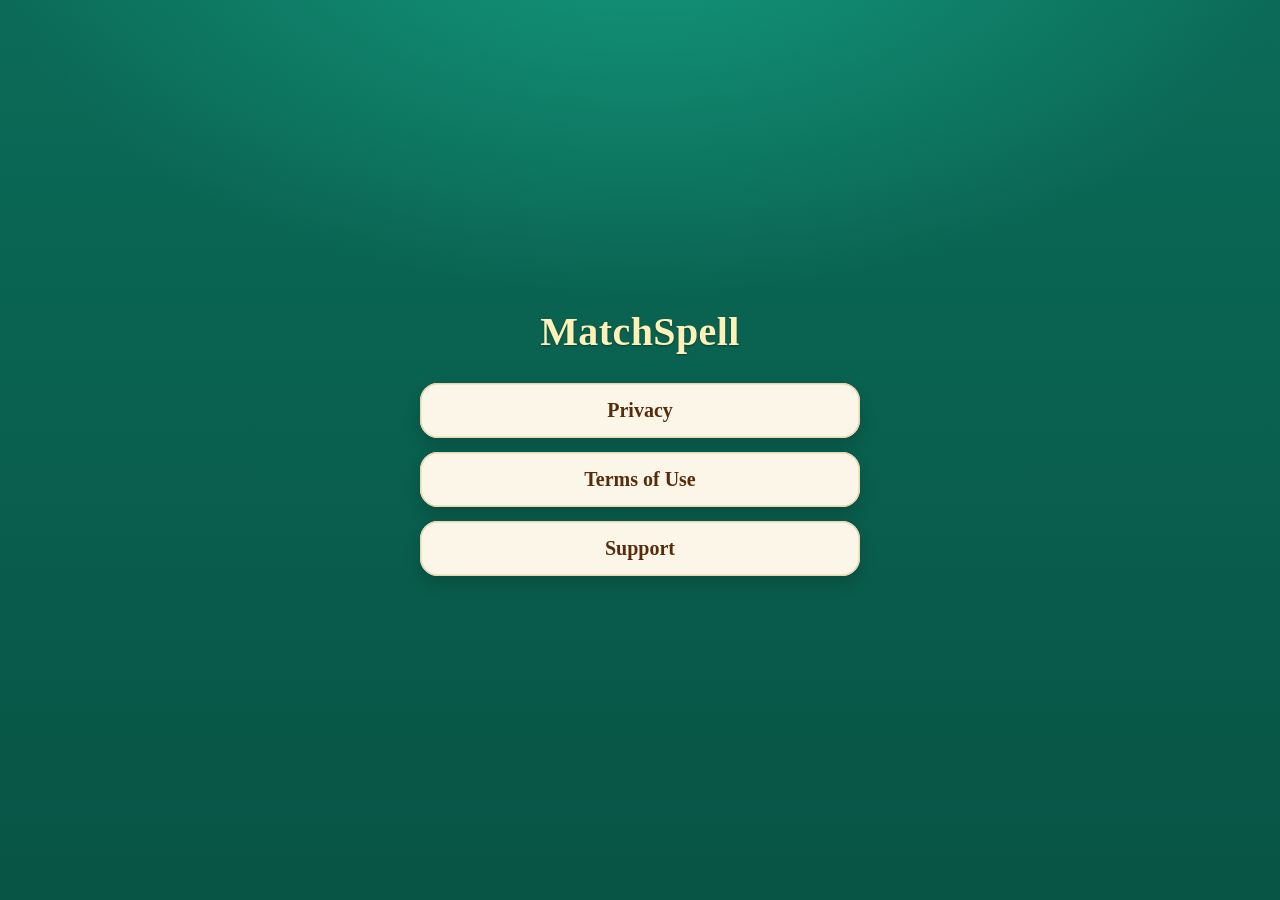
<file: index.html>
<!DOCTYPE html>
<html lang="en">
<head>
  <meta charset="utf-8">
  <meta name="viewport" content="width=device-width, initial-scale=1">
  <title>MatchSpell</title>
  <link rel="stylesheet" href="styles.css">
</head>
<body class="home">
  <main class="wrap">
    <h1 class="brand">MatchSpell</h1>
    <nav class="stack" aria-label="MatchSpell">
      <a class="button" href="privacy" data-i18n
         data-en="Privacy" data-tr="Gizlilik" data-es="Privacidad" data-de="Datenschutz">Privacy</a>
      <a class="button" href="https://www.apple.com/legal/internet-services/itunes/dev/stdeula/" data-i18n
         data-en="Terms of Use" data-tr="Kullanım koşulları" data-es="Condiciones de uso" data-de="Nutzungsbedingungen">Terms of Use</a>
      <a class="button" href="support" data-i18n
         data-en="Support" data-tr="Destek" data-es="Soporte" data-de="Support">Support</a>
    </nav>
  </main>
  <script src="site.js"></script>
</body>
</html>
</file>
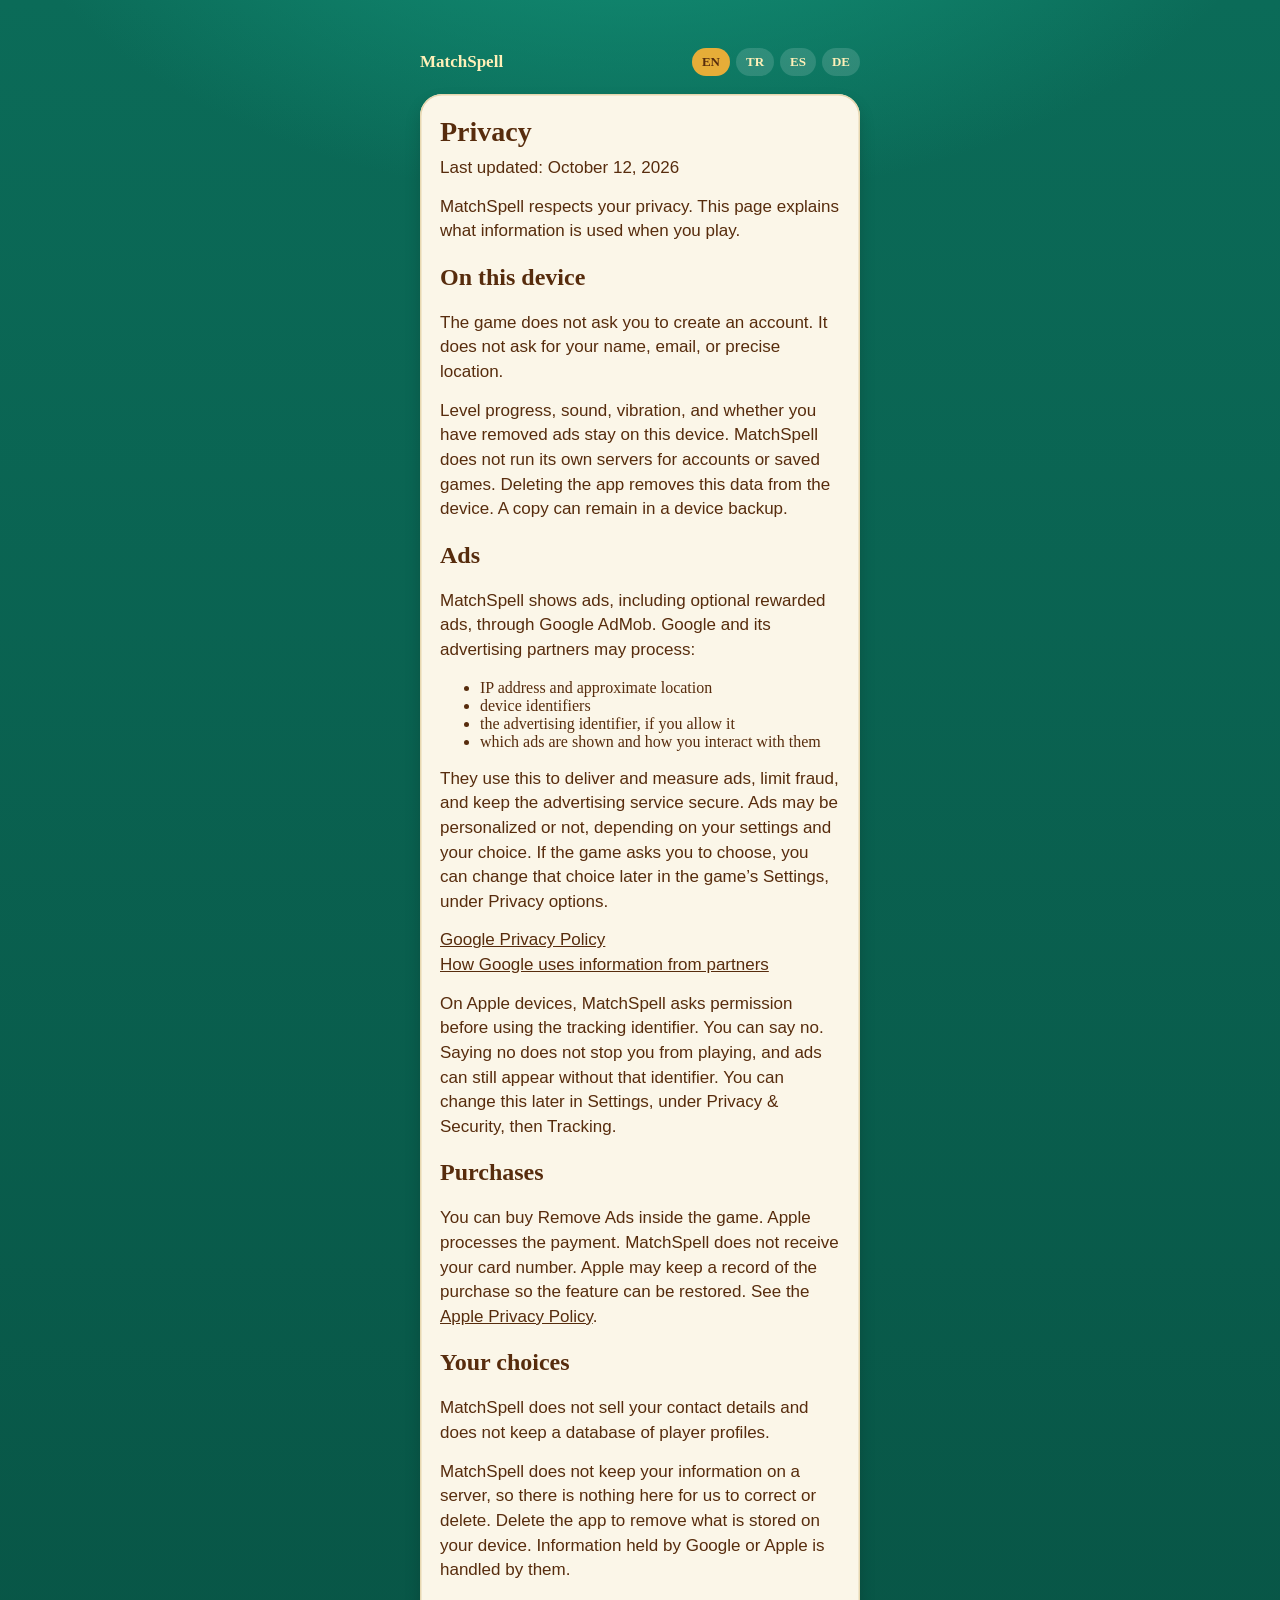
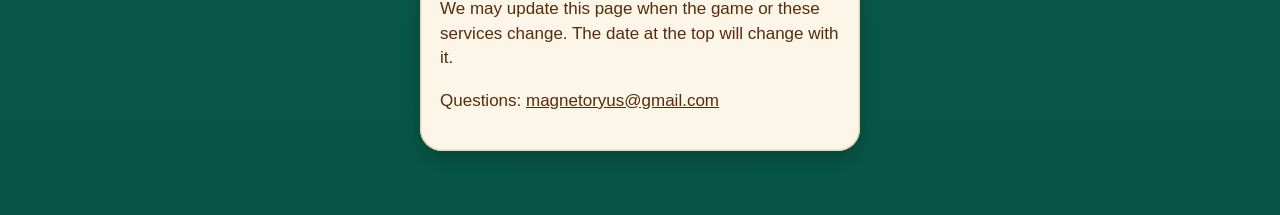
<file: privacy.html>
<!DOCTYPE html>
<html lang="en">
<head>
  <meta charset="utf-8">
  <meta name="viewport" content="width=device-width, initial-scale=1">
  <title>Privacy — MatchSpell</title>
  <link rel="stylesheet" href="styles.css">
</head>
<body>
  <main class="wrap wide">
    <div class="top">
      <a class="back" href="./">MatchSpell</a>
      <div class="langs" role="group" aria-label="Language">
        <button type="button" data-pick="en">EN</button>
        <button type="button" data-pick="tr">TR</button>
        <button type="button" data-pick="es">ES</button>
        <button type="button" data-pick="de">DE</button>
      </div>
    </div>
    <article class="card">
      <section data-lang-block="en" class="on">
        <h1>Privacy</h1>
        <p class="updated">Last updated: October 12, 2026</p>
        <p>MatchSpell respects your privacy. This page explains what information is used when you play.</p>
        <h2>On this device</h2>
        <p>The game does not ask you to create an account. It does not ask for your name, email, or precise location.</p>
        <p>Level progress, sound, vibration, and whether you have removed ads stay on this device. MatchSpell does not run its own servers for accounts or saved games. Deleting the app removes this data from the device. A copy can remain in a device backup.</p>
        <h2>Ads</h2>
        <p>MatchSpell shows ads, including optional rewarded ads, through Google AdMob. Google and its advertising partners may process:</p>
        <ul>
          <li>IP address and approximate location</li>
          <li>device identifiers</li>
          <li>the advertising identifier, if you allow it</li>
          <li>which ads are shown and how you interact with them</li>
        </ul>
        <p>They use this to deliver and measure ads, limit fraud, and keep the advertising service secure. Ads may be personalized or not, depending on your settings and your choice. If the game asks you to choose, you can change that choice later in the game’s Settings, under Privacy options.</p>
        <p><a href="https://policies.google.com/privacy">Google Privacy Policy</a><br>
        <a href="https://policies.google.com/technologies/partner-sites">How Google uses information from partners</a></p>
        <p>On Apple devices, MatchSpell asks permission before using the tracking identifier. You can say no. Saying no does not stop you from playing, and ads can still appear without that identifier. You can change this later in Settings, under Privacy &amp; Security, then Tracking.</p>
        <h2>Purchases</h2>
        <p>You can buy Remove Ads inside the game. Apple processes the payment. MatchSpell does not receive your card number. Apple may keep a record of the purchase so the feature can be restored. See the <a href="https://www.apple.com/legal/privacy/">Apple Privacy Policy</a>.</p>
        <h2>Your choices</h2>
        <p>MatchSpell does not sell your contact details and does not keep a database of player profiles.</p>
        <p>MatchSpell does not keep your information on a server, so there is nothing here for us to correct or delete. Delete the app to remove what is stored on your device. Information held by Google or Apple is handled by them.</p>
        <p>We may update this page when the game or these services change. The date at the top will change with it.</p>
        <p>Questions: <a class="mail" href="mailto:magnetoryus@gmail.com">magnetoryus@gmail.com</a></p>
      </section>
      <section data-lang-block="tr">
        <h1>Gizlilik</h1>
        <p class="updated">Son güncelleme: 12 Ekim 2026</p>
        <p>MatchSpell gizliliğine saygı duyar. Bu sayfa, oynarken hangi bilgilerin kullanıldığını anlatır.</p>
        <h2>Bu cihazda</h2>
        <p>Oyun senden hesap açmanı istemez. Ad, e-posta ya da kesin konum da istemez.</p>
        <p>Bölüm ilerlemen, ses, titreşim ve reklamları kaldırıp kaldırmadığın bu cihazda durur. MatchSpell hesap ya da kayıtlı oyun için kendi sunucusunu çalıştırmaz. Uygulamayı silmek bu veriyi cihazdan kaldırır. Cihaz yedeğinde bir kopya kalabilir.</p>
        <h2>Reklamlar</h2>
        <p>MatchSpell, isteğe bağlı ödüllü reklamlar dahil reklamları Google AdMob ile gösterir. Google ve reklam ortakları şunları işleyebilir:</p>
        <ul>
          <li>IP adresi ve yaklaşık konum</li>
          <li>cihaz kimlikleri</li>
          <li>izin verirsen reklam kimliği</li>
          <li>hangi reklamın göründüğü ve reklama nasıl dokunulduğu</li>
        </ul>
        <p>Bunlar reklamı göstermek, ölçmek, suistimali sınırlamak ve reklam hizmetini güvenli tutmak için kullanılır. Ayarlarına ve seçimine göre reklam kişiselleştirilmiş ya da kişiselleştirilmemiş olabilir. Oyun senden bir seçim isterse, bunu daha sonra oyunun Ayarlar bölümünde, Gizlilik seçenekleri satırından değiştirebilirsin.</p>
        <p><a href="https://policies.google.com/privacy">Google Gizlilik Politikası</a><br>
        <a href="https://policies.google.com/technologies/partner-sites">Google’ın iş ortaklarından gelen bilgiyi nasıl kullandığı</a></p>
        <p>Apple cihazlarda MatchSpell, izleme kimliğini kullanmadan önce izin ister. Hayır diyebilirsin. Hayır demek oynamana engel olmaz. Reklamlar bu kimlik olmadan da görünebilir. Bunu daha sonra Ayarlar içinden, Gizlilik ve Güvenlik, ardından İzleme bölümünden değiştirebilirsin.</p>
        <h2>Satın almalar</h2>
        <p>Oyunun içinde Reklamları Kaldır satın alabilirsin. Ödemeyi Apple alır. MatchSpell kart numaranı görmez. Apple, özelliğin geri yüklenebilmesi için satın alma kaydını tutabilir. <a href="https://www.apple.com/legal/privacy/">Apple Gizlilik Politikası</a>.</p>
        <h2>Seçimlerin</h2>
        <p>MatchSpell iletişim bilgilerini satmaz ve oyuncu profillerinden bir veritabanı tutmaz.</p>
        <p>MatchSpell bilgilerini bir sunucuda tutmaz, bu yüzden bizim düzeltip sileceğimiz bir kayıt yok. Cihazdaki veriyi kaldırmak için uygulamayı sil. Google ya da Apple’ın elindeki bilgiyi onlar yönetir.</p>
        <p>Oyun ya da bu hizmetler değişirse bu sayfayı güncelleyebiliriz. Üstteki tarih de onunla değişir.</p>
        <p>Sorular: <a class="mail" href="mailto:magnetoryus@gmail.com">magnetoryus@gmail.com</a></p>
      </section>
      <section data-lang-block="es">
        <h1>Privacidad</h1>
        <p class="updated">Última actualización: 12 de octubre de 2026</p>
        <p>MatchSpell respeta tu privacidad. Esta página explica qué información se usa cuando juegas.</p>
        <h2>En este dispositivo</h2>
        <p>El juego no te pide crear una cuenta. Tampoco te pide tu nombre, correo ni tu ubicación exacta.</p>
        <p>El progreso, el sonido, la vibración y si quitaste los anuncios se quedan en este dispositivo. MatchSpell no tiene servidores propios para cuentas ni partidas guardadas. Borrar la app elimina estos datos del dispositivo. Puede quedar una copia en una copia de seguridad.</p>
        <h2>Anuncios</h2>
        <p>MatchSpell muestra anuncios, incluidos anuncios con recompensa opcionales, mediante Google AdMob. Google y sus socios publicitarios pueden tratar:</p>
        <ul>
          <li>la dirección IP y una ubicación aproximada</li>
          <li>identificadores del dispositivo</li>
          <li>el identificador de publicidad, si lo permites</li>
          <li>qué anuncios se muestran y cómo interactúas con ellos</li>
        </ul>
        <p>Lo usan para mostrar y medir anuncios, limitar el fraude y mantener seguro el servicio publicitario. Los anuncios pueden ser personalizados o no, según tus ajustes y tu elección. Si el juego te pide elegir, puedes cambiar esa elección más tarde en Ajustes del juego, en Opciones de privacidad.</p>
        <p><a href="https://policies.google.com/privacy">Política de privacidad de Google</a><br>
        <a href="https://policies.google.com/technologies/partner-sites">Cómo usa Google la información de sus socios</a></p>
        <p>En dispositivos Apple, MatchSpell pide permiso antes de usar el identificador de seguimiento. Puedes decir que no. Decir que no no te impide jugar, y los anuncios pueden seguir apareciendo sin ese identificador. Puedes cambiarlo después en Ajustes, Privacidad y seguridad, y luego Rastreo.</p>
        <h2>Compras</h2>
        <p>Puedes comprar Quitar anuncios dentro del juego. Apple procesa el pago. MatchSpell no recibe el número de tu tarjeta. Apple puede guardar un registro de la compra para poder restaurar la función. Consulta la <a href="https://www.apple.com/legal/privacy/">Política de privacidad de Apple</a>.</p>
        <h2>Tus opciones</h2>
        <p>MatchSpell no vende tus datos de contacto ni guarda una base de datos de perfiles de jugadores.</p>
        <p>MatchSpell no guarda tu información en un servidor, así que aquí no hay nada que podamos corregir o borrar. Para quitar lo que está en tu dispositivo, borra la app. La información que tienen Google o Apple la gestionan ellos.</p>
        <p>Podemos actualizar esta página si cambian el juego o estos servicios. La fecha de arriba cambiará con ella.</p>
        <p>Preguntas: <a class="mail" href="mailto:magnetoryus@gmail.com">magnetoryus@gmail.com</a></p>
      </section>
      <section data-lang-block="de">
        <h1>Datenschutz</h1>
        <p class="updated">Zuletzt aktualisiert: 12. Oktober 2026</p>
        <p>MatchSpell respektiert deine Privatsphäre. Diese Seite erklärt, welche Informationen beim Spielen verwendet werden.</p>
        <h2>Auf diesem Gerät</h2>
        <p>Das Spiel verlangt kein Konto. Es fragt nicht nach Name, E-Mail oder deinem genauen Standort.</p>
        <p>Fortschritt, Ton, Vibration und ob du Werbung entfernt hast, bleiben auf diesem Gerät. MatchSpell betreibt keine eigenen Server für Konten oder Spielstände. Löschst du die App, verschwinden diese Daten vom Gerät. Eine Kopie kann in einem Gerätebackup bleiben.</p>
        <h2>Werbung</h2>
        <p>MatchSpell zeigt Werbung, auch optionale Werbung mit Belohnung, über Google AdMob. Google und seine Werbepartner können Folgendes verarbeiten:</p>
        <ul>
          <li>IP-Adresse und ungefähren Standort</li>
          <li>Gerätekennungen</li>
          <li>die Werbekennung, wenn du sie erlaubst</li>
          <li>welche Werbung erscheint und wie du damit umgehst</li>
        </ul>
        <p>Das dient dazu, Werbung auszuliefern und zu messen, Betrug zu begrenzen und den Werbedienst sicher zu halten. Werbung kann personalisiert sein oder nicht, je nach deinen Einstellungen und deiner Wahl. Wenn das Spiel dich um eine Wahl bittet, kannst du sie später in den Einstellungen des Spiels unter Datenschutzoptionen ändern.</p>
        <p><a href="https://policies.google.com/privacy">Datenschutzrichtlinie von Google</a><br>
        <a href="https://policies.google.com/technologies/partner-sites">Wie Google Informationen von Partnern verwendet</a></p>
        <p>Auf Apple-Geräten fragt MatchSpell um Erlaubnis, bevor es die Tracking-Kennung nutzt. Du kannst nein sagen. Nein sagen hindert dich nicht am Spielen, und Werbung kann ohne diese Kennung weiter erscheinen. Du kannst das später in den Einstellungen unter Datenschutz &amp; Sicherheit und dann Tracking ändern.</p>
        <h2>Käufe</h2>
        <p>Du kannst Werbung entfernen im Spiel kaufen. Apple führt die Zahlung aus. MatchSpell erhält deine Kartennummer nicht. Apple kann einen Kaufdatensatz behalten, damit sich die Funktion wiederherstellen lässt. Siehe die <a href="https://www.apple.com/legal/privacy/">Datenschutzrichtlinie von Apple</a>.</p>
        <h2>Deine Wahl</h2>
        <p>MatchSpell verkauft keine Kontaktdaten und führt keine Datenbank mit Spielerprofilen.</p>
        <p>MatchSpell speichert deine Informationen nicht auf einem Server, deshalb gibt es hier nichts, das wir korrigieren oder löschen können. Lösche die App, um zu entfernen, was auf deinem Gerät liegt. Informationen bei Google oder Apple verwalten sie selbst.</p>
        <p>Wir können diese Seite ändern, wenn sich das Spiel oder diese Dienste ändern. Das Datum oben ändert sich mit.</p>
        <p>Fragen: <a class="mail" href="mailto:magnetoryus@gmail.com">magnetoryus@gmail.com</a></p>
      </section>
    </article>
  </main>
  <script src="site.js"></script>
</body>
</html>
</file>
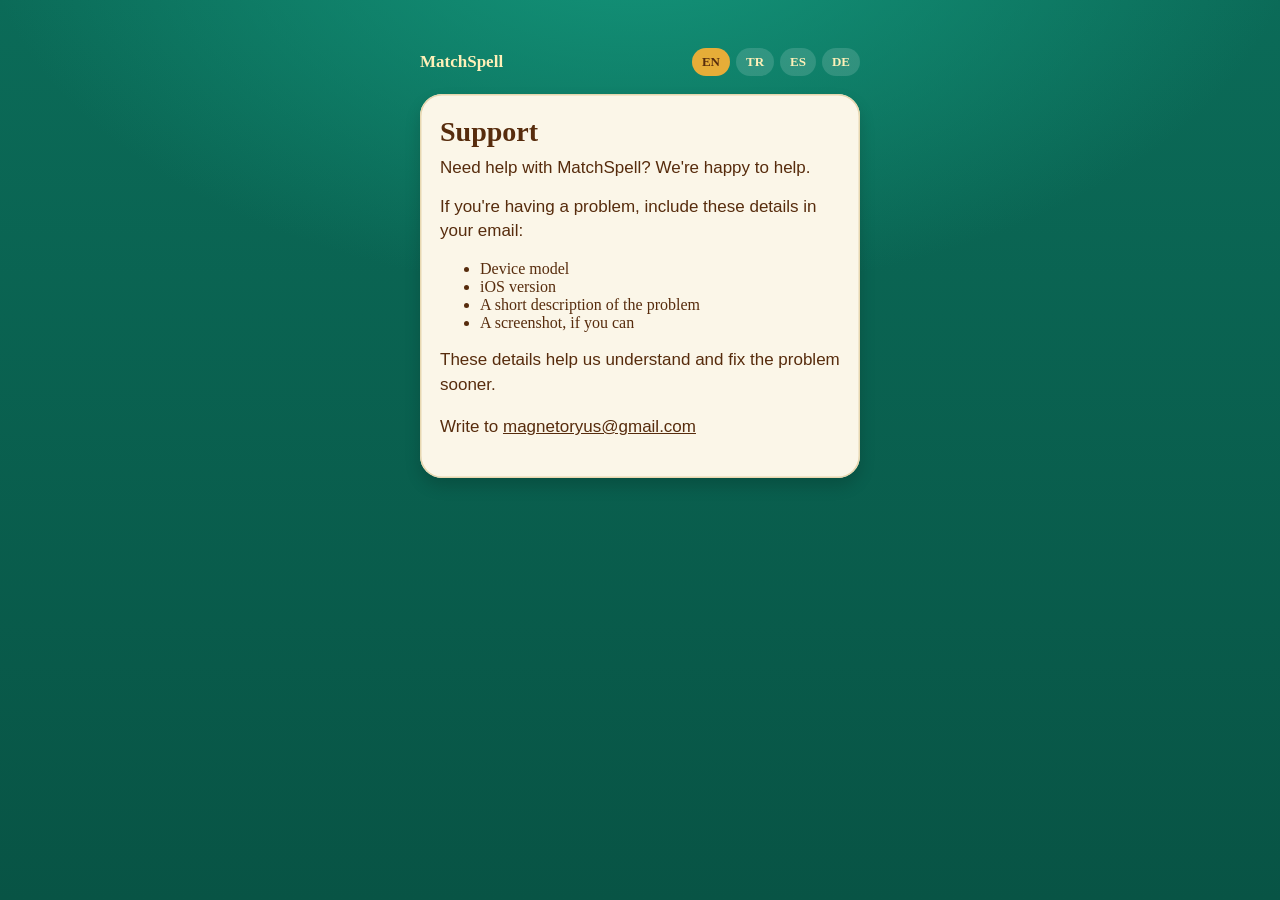
<file: support.html>
<!DOCTYPE html>
<html lang="en">
<head>
  <meta charset="utf-8">
  <meta name="viewport" content="width=device-width, initial-scale=1">
  <title>Support — MatchSpell</title>
  <link rel="stylesheet" href="styles.css">
</head>
<body>
  <main class="wrap">
    <div class="top">
      <a class="back" href="./">MatchSpell</a>
      <div class="langs" role="group" aria-label="Language">
        <button type="button" data-pick="en">EN</button>
        <button type="button" data-pick="tr">TR</button>
        <button type="button" data-pick="es">ES</button>
        <button type="button" data-pick="de">DE</button>
      </div>
    </div>
    <article class="card">
      <section data-lang-block="en" class="on">
        <h1>Support</h1>
        <p>Need help with MatchSpell? We're happy to help.</p>
        <p>If you're having a problem, include these details in your email:</p>
        <ul>
          <li>Device model</li>
          <li>iOS version</li>
          <li>A short description of the problem</li>
          <li>A screenshot, if you can</li>
        </ul>
        <p>These details help us understand and fix the problem sooner.</p>
        <p>Write to <a class="mail" href="mailto:magnetoryus@gmail.com">magnetoryus@gmail.com</a></p>
      </section>
      <section data-lang-block="tr">
        <h1>Destek</h1>
        <p>MatchSpell ile ilgili yardıma mı ihtiyacın var? Yardımcı olmaktan memnun oluruz.</p>
        <p>Bir sorun yaşıyorsan e-postana şunları ekle:</p>
        <ul>
          <li>Cihaz modeli</li>
          <li>iOS sürümü</li>
          <li>Sorunun kısa açıklaması</li>
          <li>Varsa bir ekran görüntüsü</li>
        </ul>
        <p>Bu bilgiler sorunu daha çabuk anlamamıza ve çözmemize yarar.</p>
        <p>Bize yaz: <a class="mail" href="mailto:magnetoryus@gmail.com">magnetoryus@gmail.com</a></p>
      </section>
      <section data-lang-block="es">
        <h1>Soporte</h1>
        <p>¿Necesitas ayuda con MatchSpell? Con gusto te ayudamos.</p>
        <p>Si tienes un problema, incluye estos datos en tu correo:</p>
        <ul>
          <li>Modelo del dispositivo</li>
          <li>Versión de iOS</li>
          <li>Una descripción breve del problema</li>
          <li>Una captura de pantalla, si puedes</li>
        </ul>
        <p>Estos datos nos ayudan a entender y resolver el problema antes.</p>
        <p>Escríbenos a <a class="mail" href="mailto:magnetoryus@gmail.com">magnetoryus@gmail.com</a></p>
      </section>
      <section data-lang-block="de">
        <h1>Support</h1>
        <p>Brauchst du Hilfe zu MatchSpell? Wir helfen gern.</p>
        <p>Wenn du ein Problem hast, schreib diese Angaben in deine E-Mail:</p>
        <ul>
          <li>Gerätemodell</li>
          <li>iOS-Version</li>
          <li>Eine kurze Beschreibung des Problems</li>
          <li>Einen Screenshot, wenn du kannst</li>
        </ul>
        <p>Damit verstehen und lösen wir das Problem schneller.</p>
        <p>Schreib an <a class="mail" href="mailto:magnetoryus@gmail.com">magnetoryus@gmail.com</a></p>
      </section>
    </article>
  </main>
  <script src="site.js"></script>
</body>
</html>
</file>
<file: styles.css>
:root {
  --felt: #0b6b58;
  --felt-deep: #085445;
  --cream: #fbf6e8;
  --cream-edge: #e7d7b0;
  --ink: #572c0d;
  --title: #fff0b8;
  --honey: #e6ad38;
}

* {
  box-sizing: border-box;
}

html,
body {
  margin: 0;
  min-height: 100%;
}

body {
  font-family: "Iowan Old Style", Palatino, Georgia, serif;
  color: var(--ink);
  background:
    radial-gradient(1200px 700px at 50% -10%, #14977c 0%, transparent 55%),
    linear-gradient(180deg, var(--felt) 0%, var(--felt-deep) 100%);
}

a {
  color: inherit;
}

.wrap {
  width: min(440px, calc(100% - 36px));
  margin: 0 auto;
  padding: 48px 0 64px;
}

.home {
  min-height: 100vh;
  display: flex;
  align-items: center;
}

.brand {
  margin: 0 0 28px;
  text-align: center;
  color: var(--title);
  font-size: 40px;
  font-weight: 600;
  letter-spacing: 0.01em;
  text-shadow: 0 1px 2px rgba(0, 0, 0, 0.35);
}

.stack {
  display: flex;
  flex-direction: column;
  gap: 14px;
}

.button {
  display: block;
  padding: 16px 18px;
  border-radius: 18px;
  background: var(--cream);
  color: var(--ink);
  text-decoration: none;
  text-align: center;
  font-size: 20px;
  font-weight: 600;
  box-shadow:
    inset 0 0 0 1.5px var(--cream-edge),
    0 8px 16px rgba(0, 0, 0, 0.16);
}

.button:hover,
.button:focus-visible {
  outline: none;
  box-shadow:
    inset 0 0 0 2px var(--honey),
    0 8px 16px rgba(0, 0, 0, 0.16);
}

.top {
  display: flex;
  align-items: center;
  justify-content: space-between;
  gap: 12px;
  margin-bottom: 18px;
}

.back {
  color: var(--title);
  text-decoration: none;
  font-size: 17px;
  font-weight: 600;
}

.langs {
  display: flex;
  gap: 6px;
}

.langs button {
  border: 0;
  border-radius: 999px;
  padding: 6px 10px;
  background: rgba(255, 255, 255, 0.14);
  color: var(--title);
  font: inherit;
  font-size: 13px;
  font-weight: 600;
  cursor: pointer;
}

.langs button[aria-pressed="true"] {
  background: var(--honey);
  color: var(--ink);
}

.card {
  padding: 22px 20px 8px;
  border-radius: 22px;
  background: var(--cream);
  box-shadow:
    inset 0 0 0 1.5px var(--cream-edge),
    0 8px 16px rgba(0, 0, 0, 0.16);
}

.card h1 {
  margin: 0 0 8px;
  font-size: 28px;
  font-weight: 600;
}

.card p,
.card a.mail {
  font-family: "Avenir Next", "Segoe UI", sans-serif;
  font-size: 17px;
  line-height: 1.45;
  font-weight: 500;
}

.card p {
  margin: 0 0 14px;
}

.mail {
  display: inline-block;
  margin: 4px 0 16px;
  color: var(--ink);
  font-weight: 650;
}

[data-lang-block] {
  display: none;
}

[data-lang-block].on {
  display: block;
}
</file>
